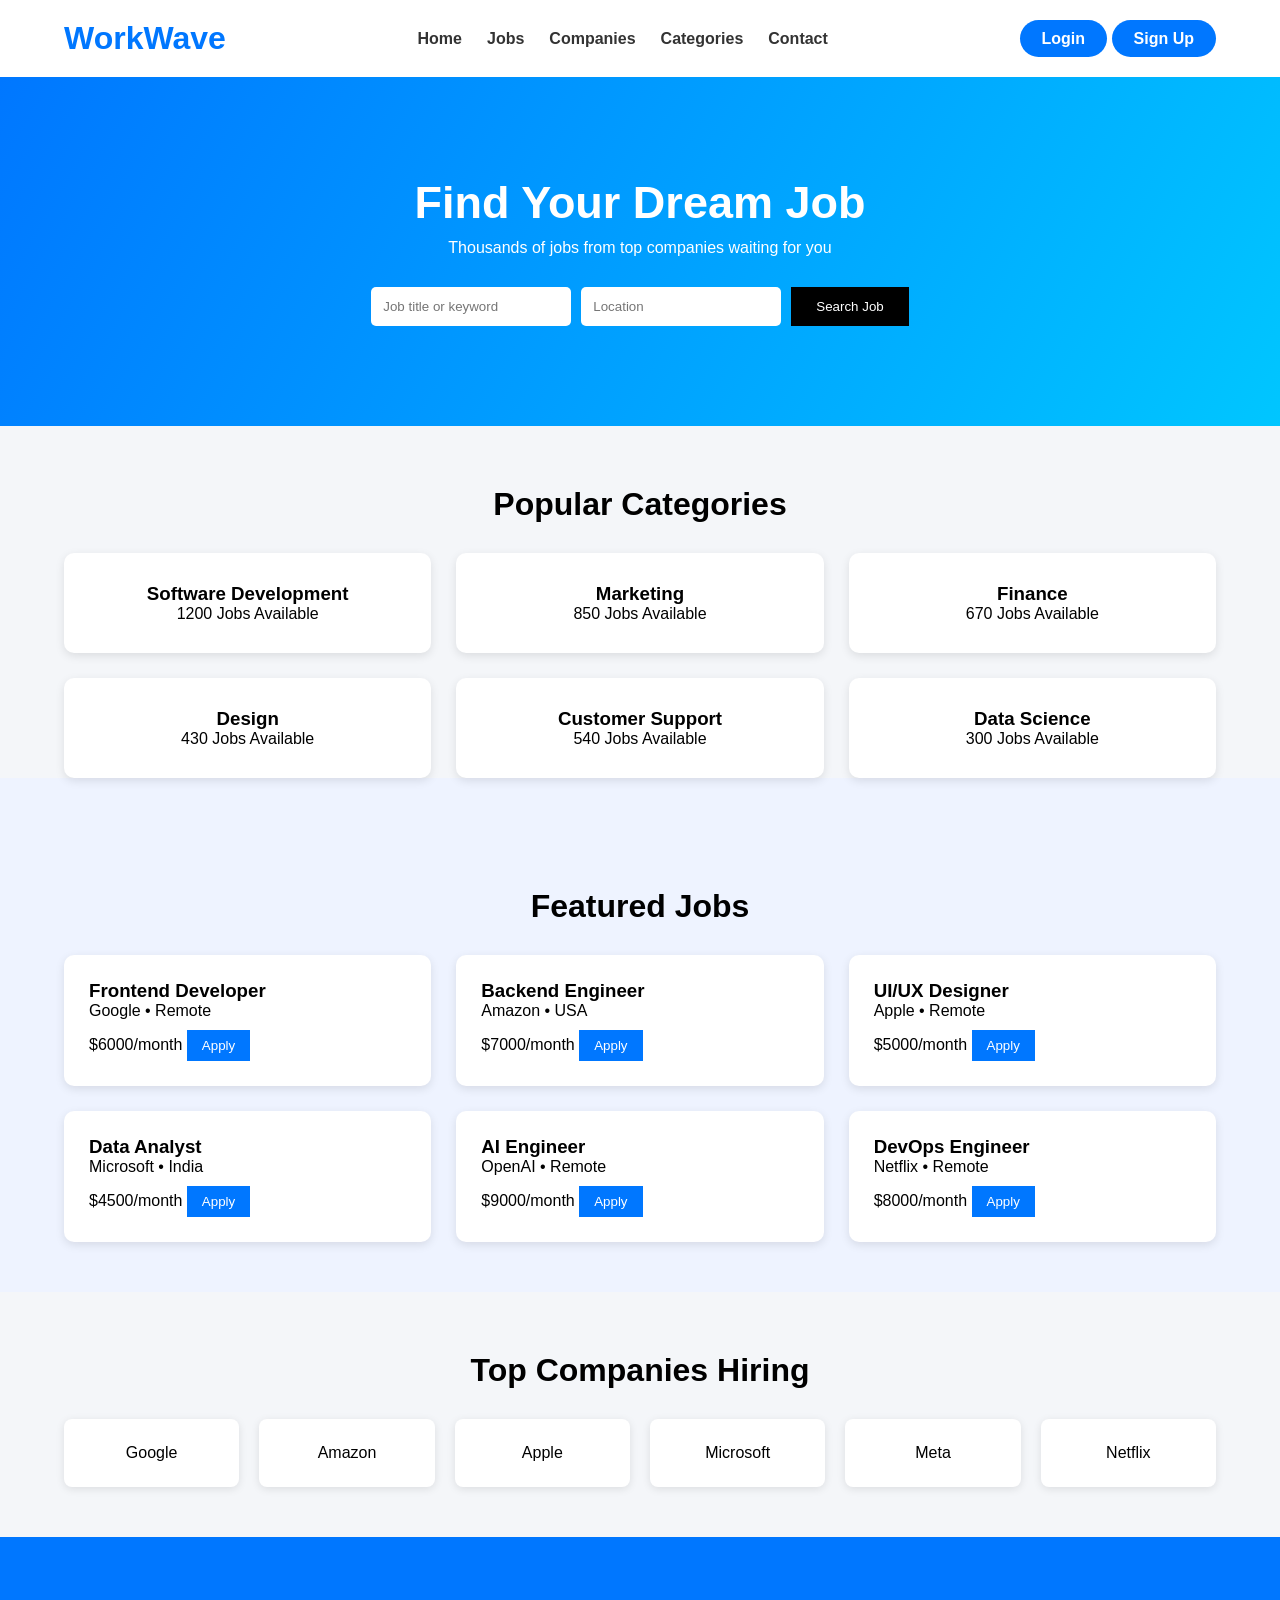
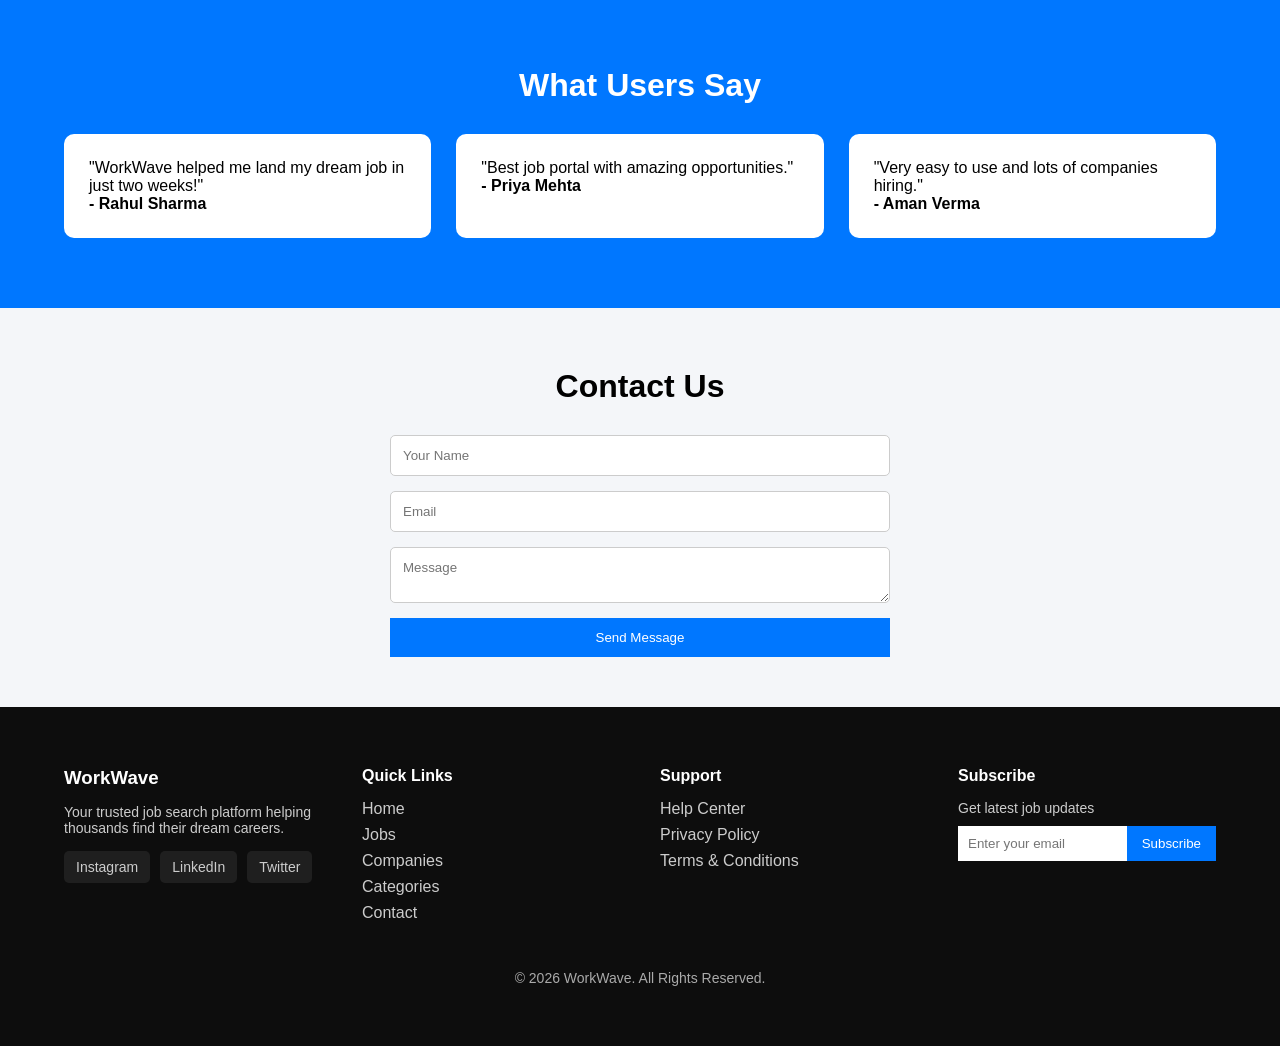
<file: index.html>
<!DOCTYPE html>
<html lang="en">
<head>
<meta charset="UTF-8">
<meta name="viewport" content="width=device-width, initial-scale=1.0">
<title>WorkWave - Job Portal</title>
<link rel="stylesheet" href="style1.css">
</head>

<body>

<header>
<div class="container nav">
<h1 class="logo">WorkWave</h1>

<nav>
<ul>
<li><a href="#home">Home</a></li>
<li><a href="#jobs">Jobs</a></li>
<li><a href="#companies">Companies</a></li>
<li><a href="#categories">Categories</a></li>
<li><a href="#contact">Contact</a></li>
</ul>
</nav>

<div class="nav-buttons">
<a href="login.html" class="nav-btn">Login</a>
<a href="signup.html" class="nav-btn">Sign Up</a>
</div>

</div>
</header>

<section id="home" class="hero">
<div class="container hero-content">

<h2>Find Your Dream Job</h2>
<p>Thousands of jobs from top companies waiting for you</p>

<div class="search-box">
<input type="text" placeholder="Job title or keyword">
<input type="text" placeholder="Location">
<button>Search Job</button>
</div>

</div>
</section>

<section id="categories" class="categories container">

<h2 class="section-title">Popular Categories</h2>

<div class="category-grid">

<div class="category-card">
<h3>Software Development</h3>
<p>1200 Jobs Available</p>
</div>

<div class="category-card">
<h3>Marketing</h3>
<p>850 Jobs Available</p>
</div>

<div class="category-card">
<h3>Finance</h3>
<p>670 Jobs Available</p>
</div>

<div class="category-card">
<h3>Design</h3>
<p>430 Jobs Available</p>
</div>

<div class="category-card">
<h3>Customer Support</h3>
<p>540 Jobs Available</p>
</div>

<div class="category-card">
<h3>Data Science</h3>
<p>300 Jobs Available</p>
</div>

</div>

</section>

<section id="jobs" class="jobs">

<div class="container">

<h2 class="section-title">Featured Jobs</h2>

<div class="job-list">

<div class="job-card">
<h3>Frontend Developer</h3>
<p>Google • Remote</p>
<span>$6000/month</span>
<button>Apply</button>
</div>

<div class="job-card">
<h3>Backend Engineer</h3>
<p>Amazon • USA</p>
<span>$7000/month</span>
<button>Apply</button>
</div>

<div class="job-card">
<h3>UI/UX Designer</h3>
<p>Apple • Remote</p>
<span>$5000/month</span>
<button>Apply</button>
</div>

<div class="job-card">
<h3>Data Analyst</h3>
<p>Microsoft • India</p>
<span>$4500/month</span>
<button>Apply</button>
</div>

<div class="job-card">
<h3>AI Engineer</h3>
<p>OpenAI • Remote</p>
<span>$9000/month</span>
<button>Apply</button>
</div>

<div class="job-card">
<h3>DevOps Engineer</h3>
<p>Netflix • Remote</p>
<span>$8000/month</span>
<button>Apply</button>
</div>

</div>

</div>

</section>

<section id="companies"  class="companies container">

<h2 class="section-title">Top Companies Hiring</h2>

<div class="company-grid">
<div class="company"> <a href="https://en.wikipedia.org/wiki/Google" target="_blank">Google</a></div>
<div class="company"> <a href="https://en.wikipedia.org/wiki/Amazon_(company)" target="_blank">Amazon</a></div>
<div class="company"> <a href="https://en.wikipedia.org/wiki/Apple_Inc." target="_blank">Apple</a></div>
<div class="company"> <a href="https://en.wikipedia.org/wiki/Microsoft" target="_blank">Microsoft</a></div>
<div class="company"><a href="https://en.wikipedia.org/wiki/Meta_Platforms" target="_blank">Meta</a></div>
<div class="company"><a href="https://en.wikipedia.org/wiki/Netflix" target="_blank">Netflix</a></div>
</div>

</section>

<section class="testimonials">

<div class="container">

<h2 class="section-title">What Users Say</h2>

<div class="testimonial-grid">

<div class="testimonial">
<p>"WorkWave helped me land my dream job in just two weeks!"</p>
<h4>- Rahul Sharma</h4>
</div>

<div class="testimonial">
<p>"Best job portal with amazing opportunities."</p>
<h4>- Priya Mehta</h4>
</div>

<div class="testimonial">
<p>"Very easy to use and lots of companies hiring."</p>
<h4>- Aman Verma</h4>
</div>

</div>

</div>

</section>

<section id="contact"  class="contact container">

<h2 class="section-title">Contact Us</h2>

<form class="contact-form">

<input type="text" placeholder="Your Name">
<input type="email" placeholder="Email">
<textarea placeholder="Message"></textarea>

<button>Send Message</button>

</form>

</section>

<footer>

<div class="container footer-grid">

<div class="footer-about">
<h3>WorkWave</h3>
<p>Your trusted job search platform helping thousands find their dream careers.</p>

<div class="social-icons">
<a>Instagram</a>
<a>LinkedIn</a>
<a>Twitter</a>
</div>

</div>

<div class="footer-links">
<h4>Quick Links</h4>
<ul>
<li><a href="#home">Home</a></li>
<li><a href="#jobs">Jobs</a></li>
<li><a href="#companies">Companies</a></li>
<li><a href="#categories">Categories</a></li>
<li><a href="#contact">Contact</a></li>
</ul>
</div>

<div class="footer-links">
<h4>Support</h4>
<ul>
<li><a>Help Center</a></li>
<li><a>Privacy Policy</a></li>
<li><a>Terms & Conditions</a></li>
</ul>
</div>

<div class="newsletter">
<h4>Subscribe</h4>
<p>Get latest job updates</p>

<div class="newsletter-box">
<input type="email" placeholder="Enter your email">
<button>Subscribe</button>
</div>

</div>

</div>

<p class="copyright">
© 2026 WorkWave. All Rights Reserved.
</p>

</footer>

</body>
</html>
</file>
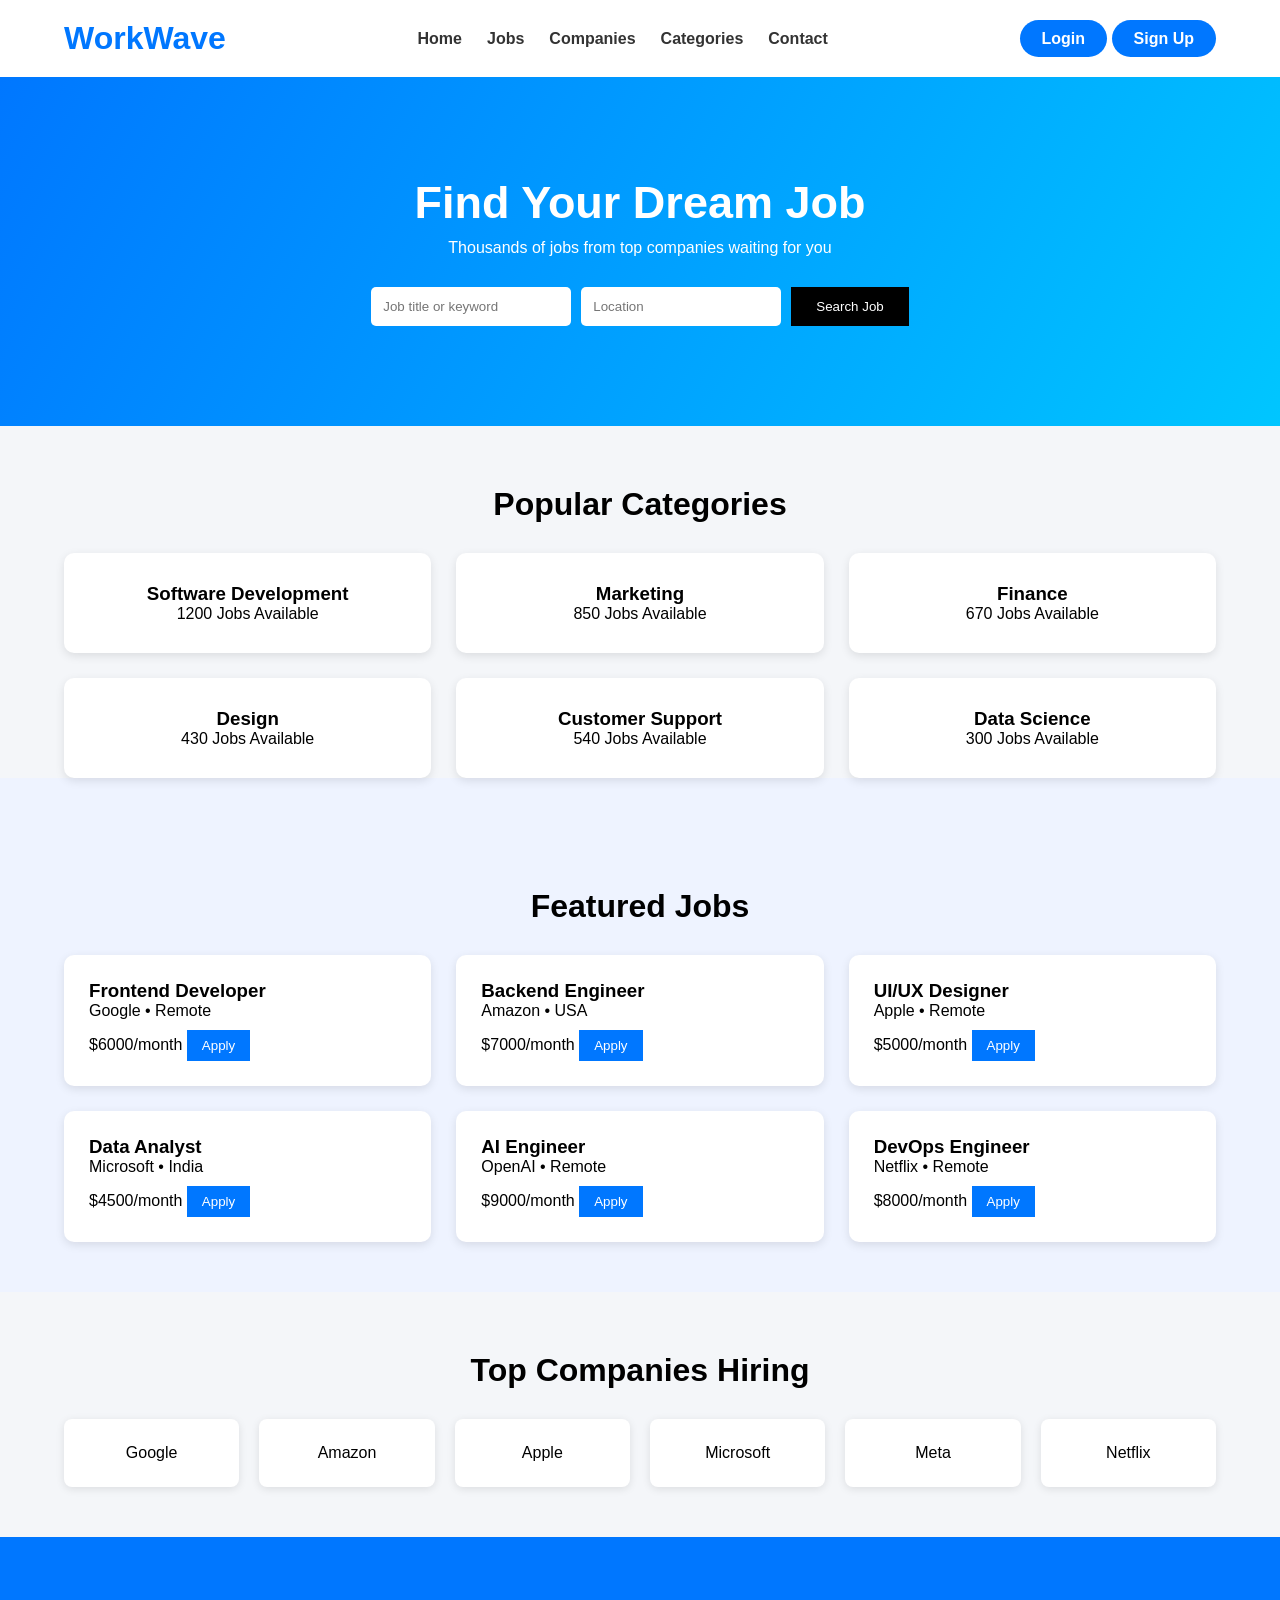
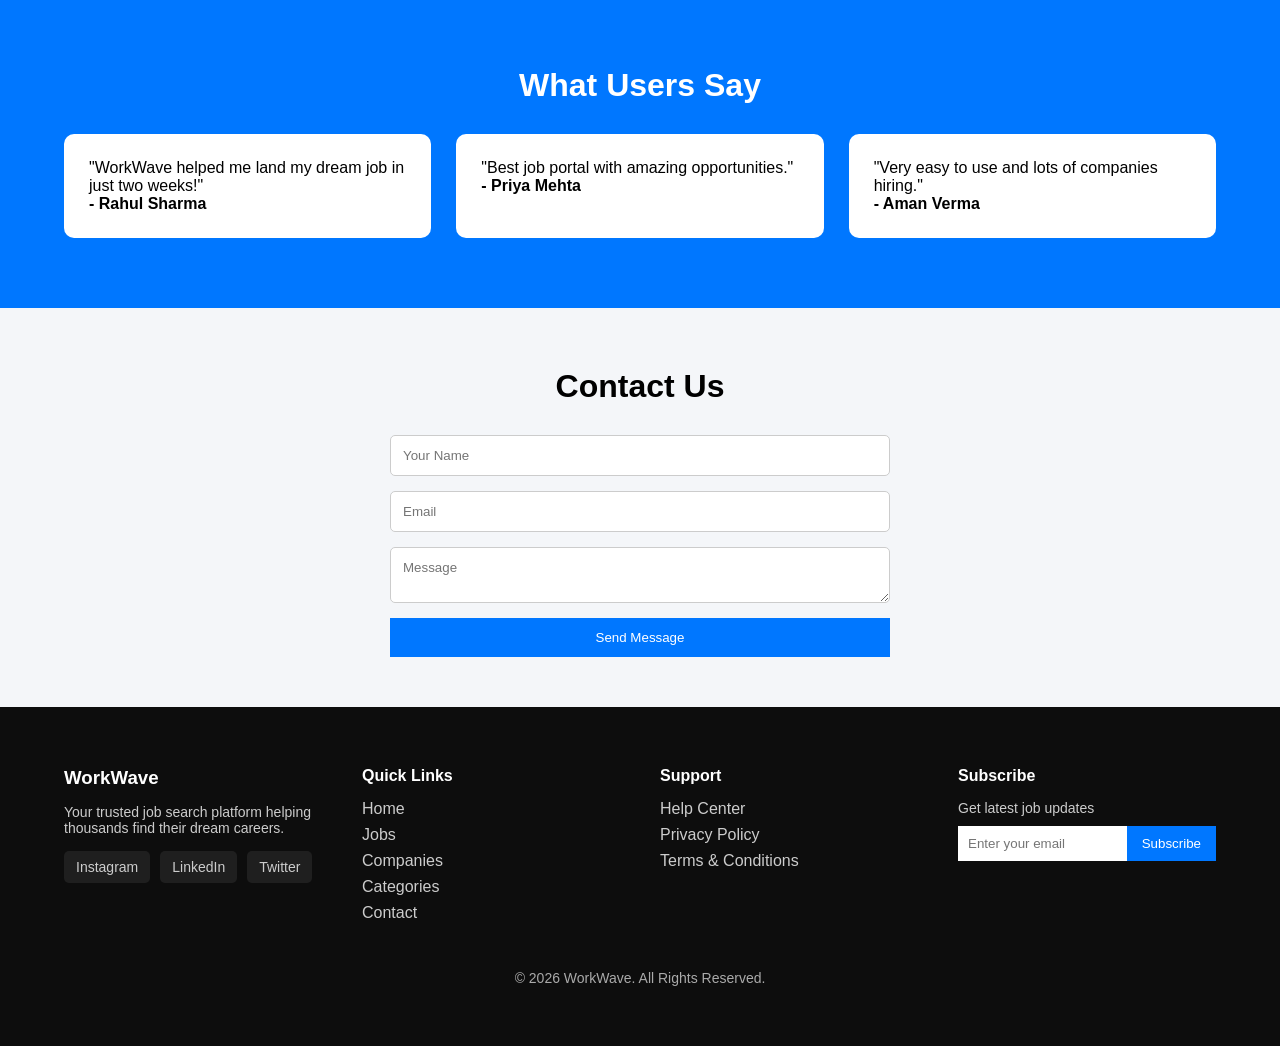
<file: index1.html>
<!DOCTYPE html>
<html lang="en">
<head>
<meta charset="UTF-8">
<meta name="viewport" content="width=device-width, initial-scale=1.0">
<title>WorkWave - Job Portal</title>
<link rel="stylesheet" href="style1.css">
</head>

<body>

<header>
<div class="container nav">
<h1 class="logo">WorkWave</h1>

<nav>
<ul>
<li><a href="#home">Home</a></li>
<li><a href="#jobs">Jobs</a></li>
<li><a href="#companies">Companies</a></li>
<li><a href="#categories">Categories</a></li>
<li><a href="#contact">Contact</a></li>
</ul>
</nav>

<div class="nav-buttons">
<a href="login.html" class="nav-btn">Login</a>
<a href="signup.html" class="nav-btn">Sign Up</a>
</div>

</div>
</header>

<section id="home" class="hero">
<div class="container hero-content">

<h2>Find Your Dream Job</h2>
<p>Thousands of jobs from top companies waiting for you</p>

<div class="search-box">
<input type="text" placeholder="Job title or keyword">
<input type="text" placeholder="Location">
<button>Search Job</button>
</div>

</div>
</section>

<section id="categories" class="categories container">

<h2 class="section-title">Popular Categories</h2>

<div class="category-grid">

<div class="category-card">
<h3>Software Development</h3>
<p>1200 Jobs Available</p>
</div>

<div class="category-card">
<h3>Marketing</h3>
<p>850 Jobs Available</p>
</div>

<div class="category-card">
<h3>Finance</h3>
<p>670 Jobs Available</p>
</div>

<div class="category-card">
<h3>Design</h3>
<p>430 Jobs Available</p>
</div>

<div class="category-card">
<h3>Customer Support</h3>
<p>540 Jobs Available</p>
</div>

<div class="category-card">
<h3>Data Science</h3>
<p>300 Jobs Available</p>
</div>

</div>

</section>

<section id="jobs" class="jobs">

<div class="container">

<h2 class="section-title">Featured Jobs</h2>

<div class="job-list">

<div class="job-card">
<h3>Frontend Developer</h3>
<p>Google • Remote</p>
<span>$6000/month</span>
<button>Apply</button>
</div>

<div class="job-card">
<h3>Backend Engineer</h3>
<p>Amazon • USA</p>
<span>$7000/month</span>
<button>Apply</button>
</div>

<div class="job-card">
<h3>UI/UX Designer</h3>
<p>Apple • Remote</p>
<span>$5000/month</span>
<button>Apply</button>
</div>

<div class="job-card">
<h3>Data Analyst</h3>
<p>Microsoft • India</p>
<span>$4500/month</span>
<button>Apply</button>
</div>

<div class="job-card">
<h3>AI Engineer</h3>
<p>OpenAI • Remote</p>
<span>$9000/month</span>
<button>Apply</button>
</div>

<div class="job-card">
<h3>DevOps Engineer</h3>
<p>Netflix • Remote</p>
<span>$8000/month</span>
<button>Apply</button>
</div>

</div>

</div>

</section>

<section id="companies"  class="companies container">

<h2 class="section-title">Top Companies Hiring</h2>

<div class="company-grid">
<div class="company"> <a href="https://en.wikipedia.org/wiki/Google" target="_blank">Google</a></div>
<div class="company"> <a href="https://en.wikipedia.org/wiki/Amazon_(company)" target="_blank">Amazon</a></div>
<div class="company"> <a href="https://en.wikipedia.org/wiki/Apple_Inc." target="_blank">Apple</a></div>
<div class="company"> <a href="https://en.wikipedia.org/wiki/Microsoft" target="_blank">Microsoft</a></div>
<div class="company"><a href="https://en.wikipedia.org/wiki/Meta_Platforms" target="_blank">Meta</a></div>
<div class="company"><a href="https://en.wikipedia.org/wiki/Netflix" target="_blank">Netflix</a></div>
</div>

</section>

<section class="testimonials">

<div class="container">

<h2 class="section-title">What Users Say</h2>

<div class="testimonial-grid">

<div class="testimonial">
<p>"WorkWave helped me land my dream job in just two weeks!"</p>
<h4>- Rahul Sharma</h4>
</div>

<div class="testimonial">
<p>"Best job portal with amazing opportunities."</p>
<h4>- Priya Mehta</h4>
</div>

<div class="testimonial">
<p>"Very easy to use and lots of companies hiring."</p>
<h4>- Aman Verma</h4>
</div>

</div>

</div>

</section>

<section id="contact"  class="contact container">

<h2 class="section-title">Contact Us</h2>

<form class="contact-form">

<input type="text" placeholder="Your Name">
<input type="email" placeholder="Email">
<textarea placeholder="Message"></textarea>

<button>Send Message</button>

</form>

</section>

<footer>

<div class="container footer-grid">

<div class="footer-about">
<h3>WorkWave</h3>
<p>Your trusted job search platform helping thousands find their dream careers.</p>

<div class="social-icons">
<a>Instagram</a>
<a>LinkedIn</a>
<a>Twitter</a>
</div>

</div>

<div class="footer-links">
<h4>Quick Links</h4>
<ul>
<li><a href="#home">Home</a></li>
<li><a href="#jobs">Jobs</a></li>
<li><a href="#companies">Companies</a></li>
<li><a href="#categories">Categories</a></li>
<li><a href="#contact">Contact</a></li>
</ul>
</div>

<div class="footer-links">
<h4>Support</h4>
<ul>
<li><a>Help Center</a></li>
<li><a>Privacy Policy</a></li>
<li><a>Terms & Conditions</a></li>
</ul>
</div>

<div class="newsletter">
<h4>Subscribe</h4>
<p>Get latest job updates</p>

<div class="newsletter-box">
<input type="email" placeholder="Enter your email">
<button>Subscribe</button>
</div>

</div>

</div>

<p class="copyright">
© 2026 WorkWave. All Rights Reserved.
</p>

</footer>

</body>
</html>
</file>
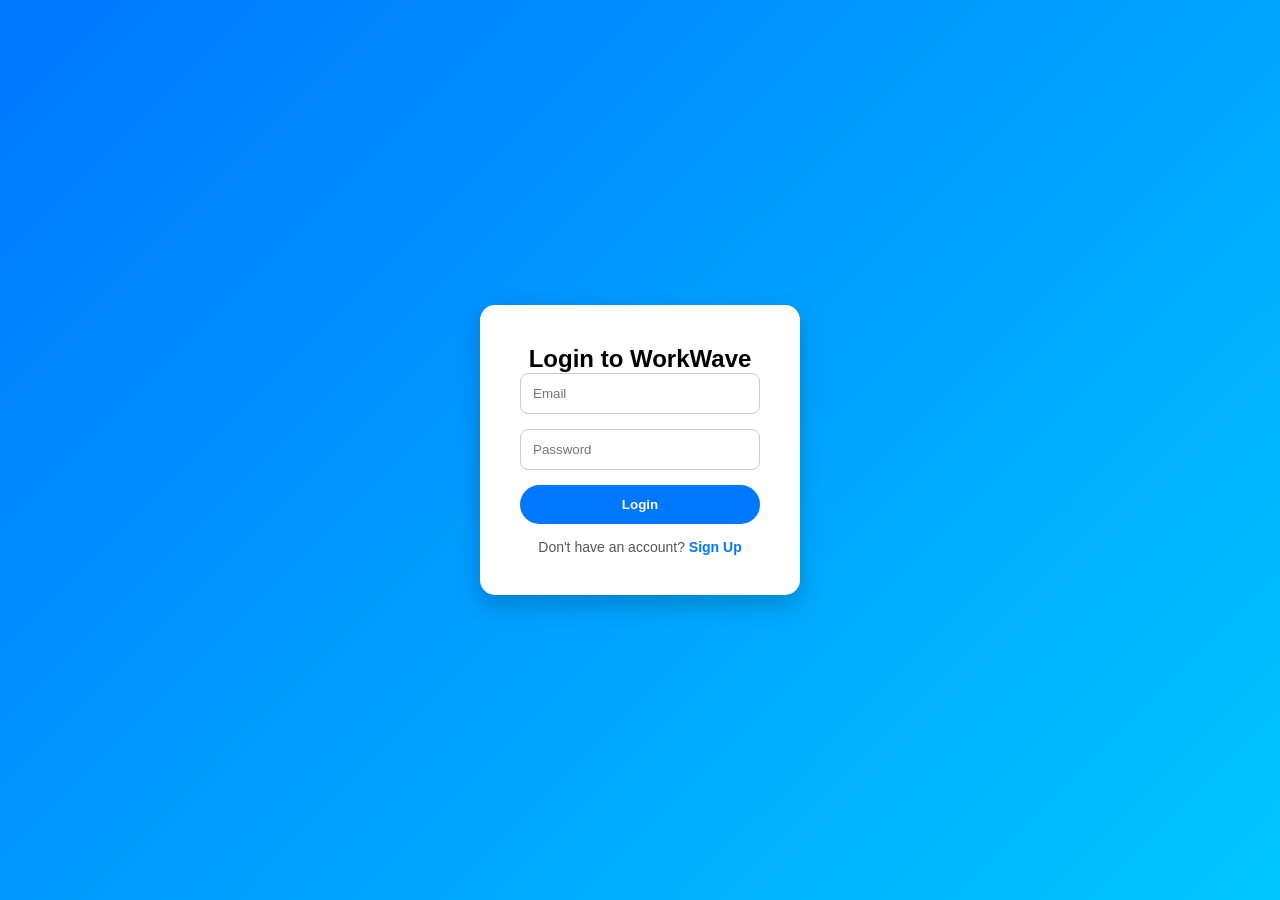
<file: login.html>
<!DOCTYPE html>
<html lang="en">
<head>
<meta charset="UTF-8">
<meta name="viewport" content="width=device-width, initial-scale=1.0">
<title>Login - WorkWave</title>
<link rel="stylesheet" href="style1.css">
</head>
<body>


<div class="login-page">

  <div class="login-card">
    <h2>Login to WorkWave</h2>

    <form class="login-form">
      <input type="email" placeholder="Email" required>
      <input type="password" placeholder="Password" required>
      <button type="submit">Login</button>
    </form>

    <p class="signup-link">
      Don't have an account? <a href="signup.html">Sign Up</a>
    </p>
  </div>

</div>

</body>
</html>
</file>
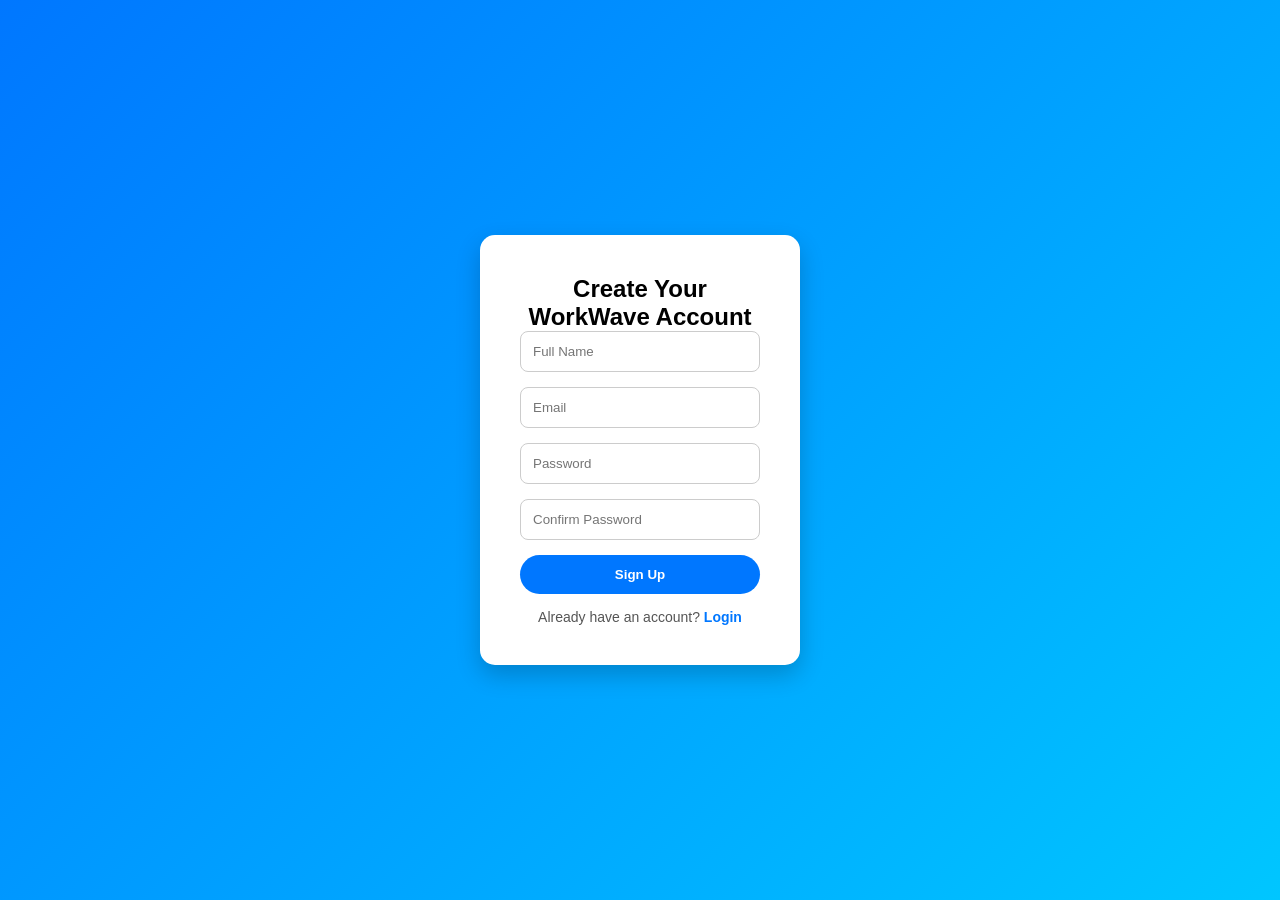
<file: signup.html>
<!DOCTYPE html>
<html lang="en">
<head>
<meta charset="UTF-8">
<meta name="viewport" content="width=device-width, initial-scale=1.0">
<title>Sign Up - WorkWave</title>
<link rel="stylesheet" href="style1.css">
</head>
<body>

<!-- Signup Page -->
<div class="login-page">

  <div class="login-card">
    <h2>Create Your WorkWave Account</h2>

    <form class="login-form">
      <input type="text" placeholder="Full Name" required>
      <input type="email" placeholder="Email" required>
      <input type="password" placeholder="Password" required>
      <input type="password" placeholder="Confirm Password" required>
      <button type="submit">Sign Up</button>
    </form>

    <p class="signup-link">
      Already have an account? <a href="login.html">Login</a>
    </p>
  </div>

</div>

</body>
</html>
</file>
<file: style1.css>
*{
margin:0;
padding:0;
box-sizing:border-box;
font-family:Arial;
}

body{
background:#f4f6f9;
}

.container{
width:90%;
max-width:1200px;
margin:auto;
}

header{
background:white;
box-shadow:0 2px 10px rgba(0,0,0,0.1);
}

.nav{
display:flex;
justify-content:space-between;
align-items:center;
padding:20px 0;
}

.logo{
color:#0077ff;
}

nav ul{
display:flex;
list-style:none;
gap:25px;
}

nav a{
text-decoration:none;
color:#333;
font-weight:bold;
}

.nav-buttons button{
padding:8px 15px;
border:none;
cursor:pointer;
}

.login{
background:none;
border:1px solid #0077ff;
color:#0077ff;
}

.signup{
background:#0077ff;
color:white;
}

.hero{
background:linear-gradient(120deg,#0077ff,#00c6ff);
color:white;
padding:100px 0;
text-align:center;
}

.hero h2{
font-size:45px;
margin-bottom:10px;
}

.search-box{
margin-top:30px;
display:flex;
justify-content:center;
gap:10px;
}

.search-box input{
padding:12px;
width:200px;
border:none;
border-radius:5px;
}

.search-box button{
padding:12px 25px;
background:black;
color:white;
border:none;
cursor:pointer;
}

.section-title{
text-align:center;
margin:60px 0 30px;
font-size:32px;
}

.category-grid{
display:grid;
grid-template-columns:repeat(3,1fr);
gap:25px;
}

.category-card{
background:white;
padding:30px;
text-align:center;
border-radius:10px;
box-shadow:0 3px 10px rgba(0,0,0,0.1);
}

.jobs{
background:#eef3ff;
padding:50px 0;
}

.job-list{
display:grid;
grid-template-columns:repeat(3,1fr);
gap:25px;
}

.job-card{
background:white;
padding:25px;
border-radius:10px;
box-shadow:0 3px 10px rgba(0,0,0,0.1);
}

.job-card button{
margin-top:10px;
padding:8px 15px;
background:#0077ff;
color:white;
border:none;
}

.company-grid{
display:grid;
grid-template-columns:repeat(6,1fr);
gap:20px;
margin-bottom:50px;
}

.company{
background:white;
padding:25px;
text-align:center;
border-radius:8px;
box-shadow:0 2px 8px rgba(0,0,0,0.1);
}

.testimonials{
background:#0077ff;
color:white;
padding:70px 0;
}

.testimonial-grid{
display:grid;
grid-template-columns:repeat(3,1fr);
gap:25px;
}

.testimonial{
background:white;
color:black;
padding:25px;
border-radius:10px;
}

.contact-form{
display:flex;
flex-direction:column;
gap:15px;
max-width:500px;
margin:auto;
}

.contact-form input,
.contact-form textarea{
padding:12px;
border:1px solid #ccc;
border-radius:5px;
}

.contact-form button{
padding:12px;
background:#0077ff;
color:white;
border:none;
cursor:pointer;
}

footer{
background:#0d0d0d;
color:white;
padding:60px 0;
margin-top:50px;
}

.footer-grid{
display:grid;
grid-template-columns:repeat(4,1fr);
gap:40px;
}

footer h3, footer h4{
margin-bottom:15px;
}

footer p{
font-size:14px;
color:#ccc;
}

footer ul{
list-style:none;
padding:0;
}

footer ul li{
margin:8px 0;
}

footer a{
text-decoration:none;
color:#ccc;
}

footer a:hover{
color:#0077ff;
}

/* Social Icons */

.social-icons{
margin-top:15px;
display:flex;
gap:10px;
}

.social-icons a{
background:#1f1f1f;
padding:8px 12px;
border-radius:5px;
font-size:14px;
}

.social-icons a:hover{
background:#0077ff;
color:white;
}

/* Newsletter */

.newsletter-box{
display:flex;
margin-top:10px;
}

.newsletter-box input{
padding:10px;
border:none;
outline:none;
width:70%;
}

.newsletter-box button{
padding:10px 15px;
border:none;
background:#0077ff;
color:white;
cursor:pointer;
}

.newsletter-box button:hover{
background:#0056cc;
}

/* Copyright */

.copyright{
text-align:center;
margin-top:40px;
font-size:14px;
color:#aaa;
}
nav a:hover{
color:#0077ff;
transition:0.3s;
}



.login:hover{
background:#0077ff;
color:white;
transition:0.3s;
}



.signup:hover{
background:#0056cc;
transition:0.3s;
}


.search-box button:hover{
background:#333;
transition:0.3s;
}



.category-card:hover{
transform:translateY(-8px);
box-shadow:0 10px 20px rgba(0,0,0,0.15);
transition:0.3s;
}


.job-card:hover{
transform:scale(1.03);
box-shadow:0 12px 25px rgba(0,0,0,0.2);
transition:0.3s;
}



.job-card button:hover{
background:#0056cc;
}



.company:hover{
background:#0077ff;
color:white;
transform:scale(1.05);
transition:0.3s;
}


.testimonial:hover{
transform:translateY(-5px);
box-shadow:0 10px 20px rgba(0,0,0,0.2);
transition:0.3s;
}



.contact-form button:hover{
background:#0056cc;
}



footer li:hover{
color:#0077ff;
cursor:pointer;
transition:0.3s;
}
html{
scroll-behavior: smooth;
}

.company a{
text-decoration:none;
color:inherit;
}

/* Login Page */

/* Login Page Background */
.login-page{
height:100vh;
display:flex;
justify-content:center;
align-items:center;
background: linear-gradient(135deg, #0077ff, #00c6ff);
}

/* Login Card */
.login-card{
background:white;
padding:40px;
border-radius:15px;
box-shadow:0 10px 25px rgba(0,0,0,0.2);
width:320px;
text-align:center;
}

/* Login Form */
.login-form{
display:flex;
flex-direction:column;
gap:15px;
}

.login-form input{
padding:12px;
border:1px solid #ccc;
border-radius:8px;
outline:none;
}

.login-form button{
padding:12px;
border:none;
border-radius:30px;
background:#0077ff;
color:white;
font-weight:600;
cursor:pointer;
transition:0.3s;
}

.login-form button:hover{
background:#0056cc;
transform:translateY(-2px);
box-shadow:0 5px 12px rgba(0,0,0,0.2);
}

/* Sign Up Link */
.signup-link{
margin-top:15px;
font-size:14px;
color:#555;
}

.signup-link a{
color:#0077ff;
text-decoration:none;
font-weight:600;
}

.signup-link a:hover{
text-decoration:underline;
}
.nav-btn{
text-decoration:none;
padding:10px 22px;
border-radius:30px;
background:#0077ff;
color:white;
font-weight:600;
transition:0.3s;
}

.nav-btn:hover{
background:#0056cc;
transform:translateY(-2px);
box-shadow:0 5px 12px rgba(0,0,0,0.2);
}
</file>
